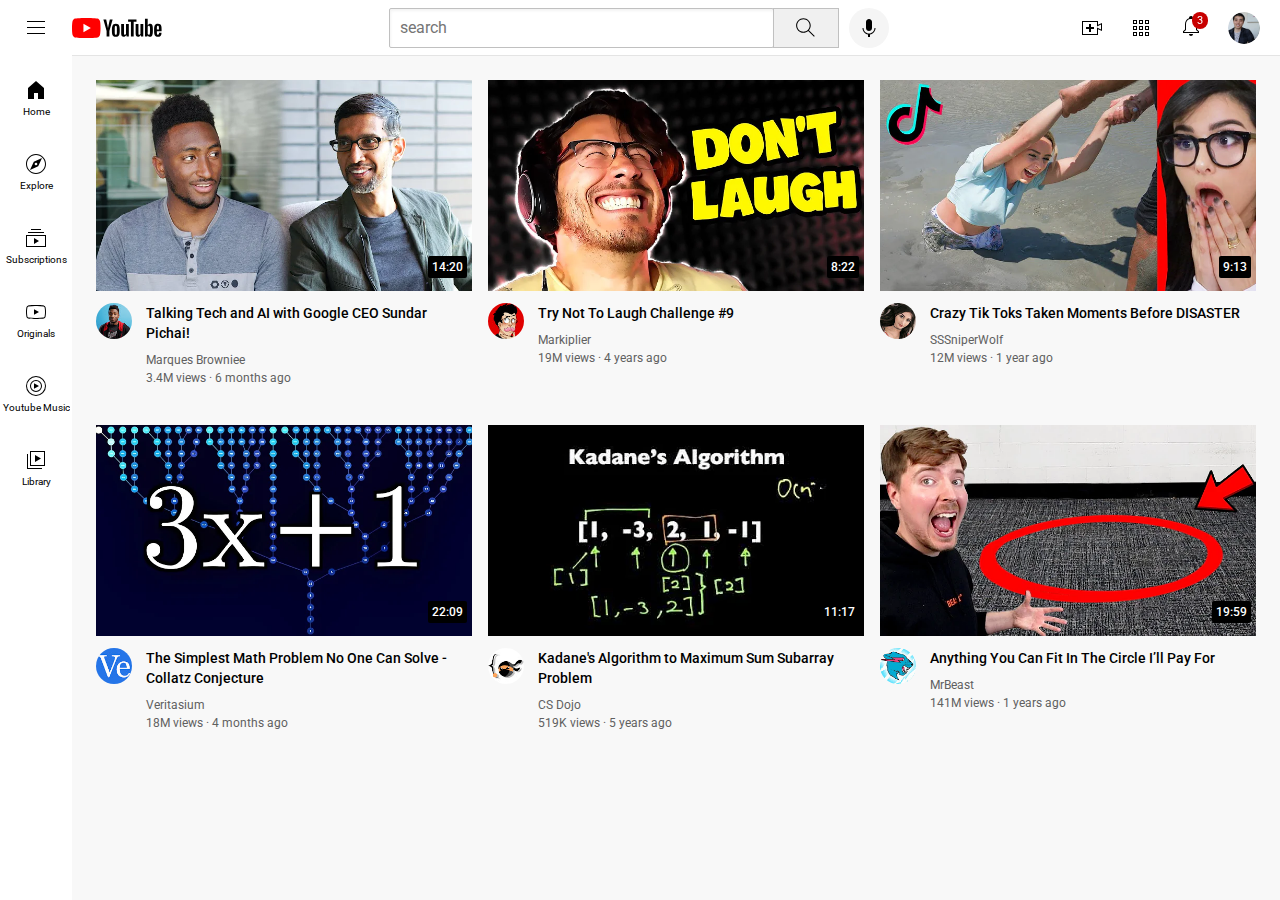
<file: index.html>
<!DOCTYPE html>
<html>
  <head>
    <title>YouTube.com Clone</title>

    <link rel="preconnect" href="https://fonts.googleapis.com">
<link rel="preconnect" href="https://fonts.gstatic.com" crossorigin>
<link href="https://fonts.googleapis.com/css2?family=Roboto:wght@400;500;700&display=swap" rel="stylesheet">
   
<link rel="stylesheet" href="styles/general.css">
<link rel="stylesheet" href="styles/header.css">
<link rel="stylesheet" href="styles/video.css">
<link rel="stylesheet" href="styles/sidebar.css">

  </head>
  <body>
    <div class="header">
      <div class="left-section">
        <img class="hamburger-menu"
        src="styles/icons/hamburger-menu.svg">
        <img class="youtube-logo"
        src="styles/icons/youtube-logo.svg">

      </div>
      <div class="middle-section"> 
        <input class="search-bar" type="text"
        placeholder="search">
        <button class="search-button">
          <img 
          class="search-icon" 
          src="styles/icons/search.svg">
          <div class="tooltip">Search</div>
        </button>
        <button class="voice-search-button">
          <img class="voice-search-icon"
          src="styles/icons/voice-search-icon.svg">
          <div class="tooltip">Search with your voice</div>
        </button>
      </div>
      <div class="right-section">
        <div class="upload-icon-container">
          <img class="upload-icon" 
          src="styles/icons/upload.svg">
          <div class="tooltip">Create</div>
        </div>
        <img class="youtube-apps-icon" 
        src="styles/icons/youtube-apps.svg">
        <div class="notifications-icon-container">
        <img class="notification-icon"
        src="styles/icons/notifications.svg">
        <div class="notifications-count">3</div>
        </div>
        <img class="current-user-picture" 
        src="channel-pictures/my-channel.jpeg">
      </div>
    </div>

    <div class="sidebar">
      <div class="sidebar-link">
        <img src="styles/icons/home.svg">
        <div>Home</div>
      </div>
      <div class="sidebar-link">
        <img src="styles/icons/explore.svg">
        <div>Explore</div>
      </div>
      <div class="sidebar-link">
        <img src="styles/icons/subscriptions.svg">
        <div>Subscriptions</div>
      </div>
      <div class="sidebar-link">
        <img src="styles/icons/originals.svg">
        <div>Originals</div>
      </div>
      <div class="sidebar-link">
        <img src="styles/icons/youtube-music.svg">
        <div>Youtube Music</div>
      </div>
      <div class="sidebar-link">
        <img src="styles/icons/library.svg">
        <div>Library</div>
      </div>
    </div>

    <div class="video-grid">
      <div class="video-preview">
        <div class="thumbnail-row">
          <img class="thumbnail" src="thumbnails/thumbnail-1.webp">
          <div class="video-time">14:20</div>
        </div>
        <div class="video-info-grid">
          <div class="channel-picture">  
            <img class="profile-picture" src="channel-pictures/channel-1.jpeg">
          </div> 
          <div class="video-info">
            <p class="video-title">
              Talking Tech and AI with
              Google CEO Sundar Pichai!
            </p>
            <p class="video-author">
              Marques Browniee
            </p>
            <p class="video-stats">
              3.4M views &#183 6 months ago
            </p>
          </div>    
        </div>
        </div>
       
        <div class="video-preview">
          <div class="thumbnail-row">
            <img class="thumbnail" src="thumbnails/thumbnail-2.webp">
            <div class="video-time">8:22</div>
          </div>
          <div class="video-info-grid">
            <div class="channel-picture">  
              <img class="profile-picture" src="channel-pictures/channel-2.jpeg">
            </div>
            <div class="video-info">
              <p class="video-title">
                Try Not To Laugh Challenge #9
              </p>
              <p class="video-author">
                Markiplier
              </p>
              <p class="video-stats">
                19M views &#183 4 years ago
              </p>
            </div>
       </div>
       </div>
    
       <div class="video-preview">
        <div class="thumbnail-row">
          <img class="thumbnail" src="thumbnails/thumbnail-3.webp">
          <div class="video-time">9:13</div>
        </div>
        <div class="video-info-grid">
          <div class="channel-picture">  
            <img class="profile-picture" src="channel-pictures/channel-3.jpeg">
          </div> 
          <div class="video-info">
            <p class="video-title">
                Crazy Tik Toks Taken Moments Before DISASTER
            </p>
            <p class="video-author">
              SSSniperWolf
            </p>
            <p class="video-stats">
              12M views &#183 1 year ago
            </p>
          </div>    
        </div>
        </div>
       
        <div class="video-preview">
          <div class="thumbnail-row">
            <img class="thumbnail" src="thumbnails/thumbnail-4.webp">
            <div class="video-time">22:09</div>
          </div>
          <div class="video-info-grid">
            <div class="channel-picture">  
              <img class="profile-picture" src="channel-pictures/channel-4.jpeg">
            </div>
            <div class="video-info">
              <p class="video-title">   
              The Simplest Math Problem No One Can Solve - Collatz Conjecture
              </p>
              <p class="video-author">
                Veritasium
              </p>
              <p class="video-stats">
                18M views &#183 4 months ago
              </p>
            </div>
       </div>
       </div>
    
       <div class="video-preview">
        <div class="thumbnail-row">
          <img class="thumbnail" src="thumbnails/thumbnail-5.webp">
          <div class="video-time">11:17</div>
        </div>
        <div class="video-info-grid">
          <div class="channel-picture">  
            <img class="profile-picture" src="channel-pictures/channel-5.jpeg">
          </div> 
          <div class="video-info">
            <p class="video-title">
              Kadane's Algorithm to Maximum Sum Subarray Problem
           </p>
            <p class="video-author">
              CS Dojo
            </p>
            <p class="video-stats">
              519K views &#183 5 years ago
            </p>
          </div>    
        </div>
        </div>
       
        <div class="video-preview">
          <div class="thumbnail-row">
            <img class="thumbnail" src="thumbnails/thumbnail-6.webp">
            <div class="video-time">19:59</div>
          </div>
          <div class="video-info-grid">
            <div class="channel-picture">  
              <img class="profile-picture" src="channel-pictures/channel-6.jpeg">
            </div>
            <div class="video-info">
              <p class="video-title">
                Anything You Can Fit In The Circle I’ll Pay For
              </p>
              <p class="video-author">
                MrBeast
              </p>
              <p class="video-stats">
                141M views &#183 1 years ago
              </p>
            </div>
       </div>
       </div>
    </div>
    
  </body>

</html>
</file>
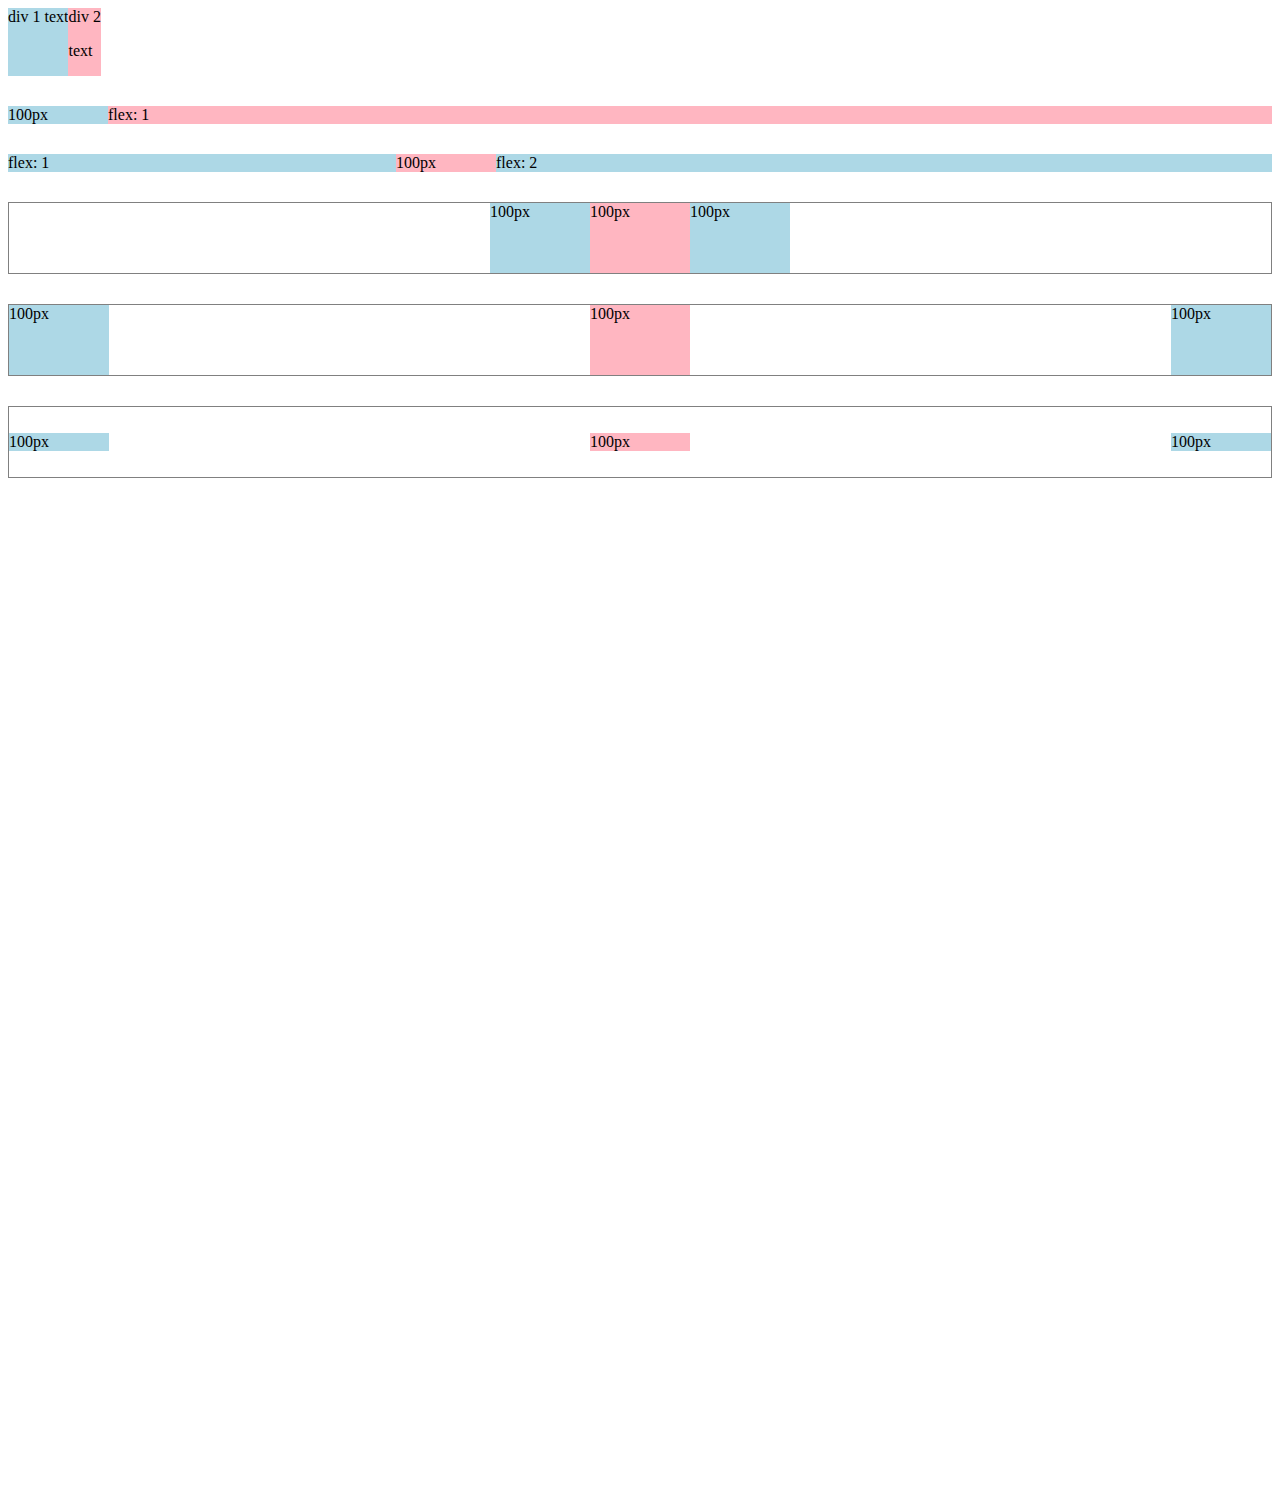
<file: flexbox.html>
<!DOCTYPE html>
<html>
  <head>
    <title>flexbox Practice</title>
  </head>
  <body style="padding-bottom: 1000px;">
    <div style="
        display: flex;
        flex-direction: row;
      ">
      <div style="background-color: lightblue;
      ">div 1 text</div>
      <div style="background-color: lightpink;
      ">div 2 <p>text</p></div>
    </div>

        <div style="
        margin-top: 30px;
        display: flex;
        flex-direction: row;
      ">
      <div style="background-color: lightblue;
      width: 100px;
      ">100px</div>
      <div style="
      background-color: lightpink;
      flex: 1;
      ">flex: 1</div>
    </div>

      <div style="
        margin-top: 30px;
        display: flex;
        flex-direction: row;
      ">
    
      <div style="
      background-color: lightblue;
      flex: 1;
      ">flex: 1</div>
       <div style="background-color: lightpink;
       width: 100px;
       ">100px</div>
      <div style="background-color: lightblue;
      flex: 2;
      ">flex: 2</div>
    </div>

      
      <div style="
      margin-top: 30px;
      height: 70px;
      border-width: 1px;
      border-style: solid;
      border-color: grey;

      display: flex;
      flex-direction: row;
      justify-content: center;
      ">

      <div style="
      background-color: lightblue;
      width: 100px;
      ">100px</div>
      <div style="background-color: lightpink;
      width: 100px;
      ">100px</div>
      <div style="background-color: lightblue;
      width: 100px;
      ">100px</div>
    </div>

    <div style="
    margin-top: 30px;
    height: 70px;
    border-width: 1px;
    border-style: solid;
    border-color: grey;

    display: flex;
    flex-direction: row;
    justify-content: space-between;
    ">

    <div style="
    background-color: lightblue;
    width: 100px;
    ">100px</div>
    <div style="background-color: lightpink;
    width: 100px;
    ">100px</div>
    <div style="background-color: lightblue;
    width: 100px;
    ">100px</div>
  </div>

    <div style="
    margin-top: 30px;
    height: 70px;
    border-width: 1px;
    border-style: solid;
    border-color: grey;

    display: flex;
    flex-direction: row;
    justify-content: space-between;
    align-items: center;
    ">

    <div style="
    background-color: lightblue;
    width: 100px;
    ">100px</div>
    <div style="background-color: lightpink;
    width: 100px;
    ">100px</div>
    <div style="background-color: lightblue;
    width: 100px;
    ">100px</div>
  </div>
  </body>
</html>
</file>
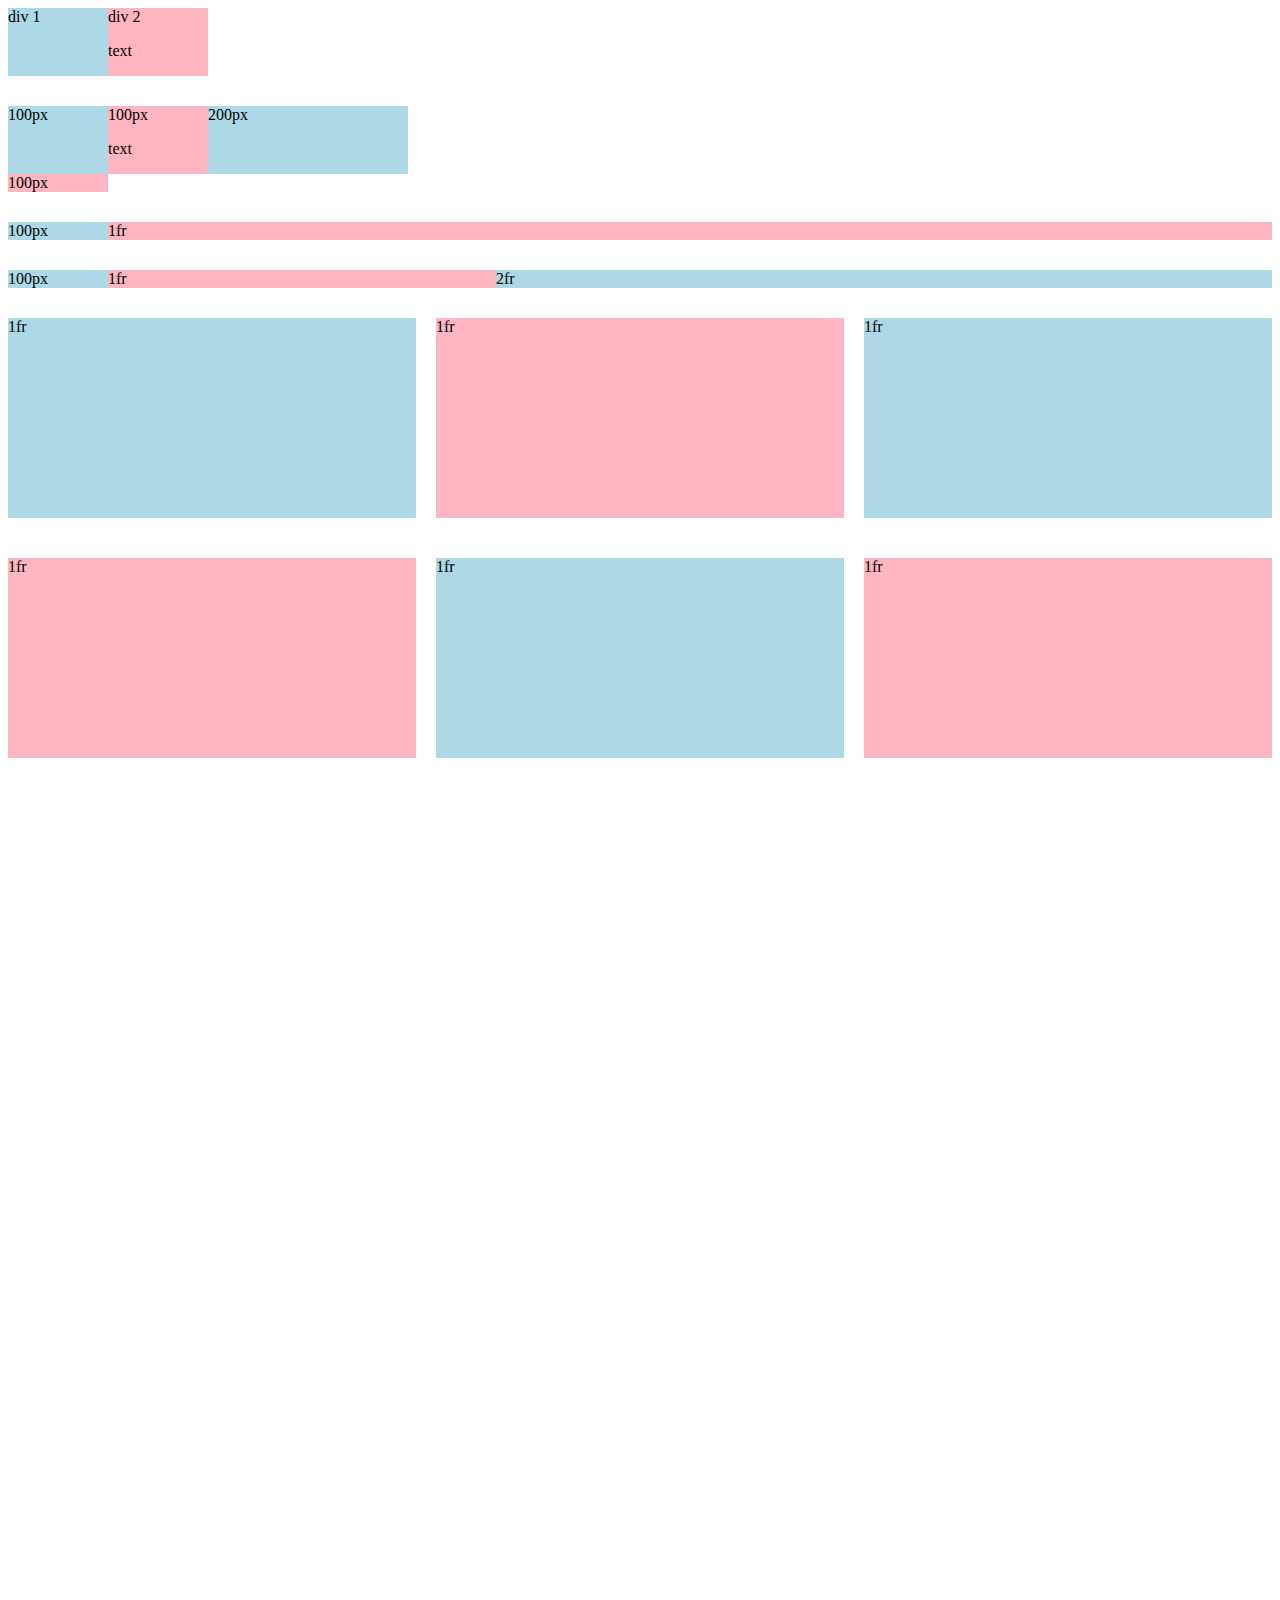
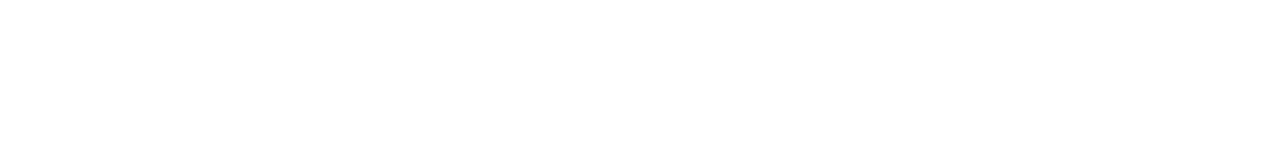
<file: grid.html>
<!DOCTYPE html>
<html>
  <head>
    <title>Grid practice</title>
  </head>
  <body style="padding-bottom: 1000px;">
    <div style="
      display: grid;
      grid-template-columns: 100px 100px;
      ">
      <div style="background-color: lightblue;">div 1</div>
      <div style="background-color: lightpink;">div 2<p>text</p></div>
    </div>

      <div style="
      margin-top: 30px;
      display: grid;
      grid-template-columns: 100px 100px 200px;
      ">
      <div style="background-color: lightblue;">100px</div>
      <div style="background-color: lightpink;">100px<p>text</p></div>
      <div style="background-color: lightblue;">200px</div>
      <div style="background-color: lightpink;">100px</div>
    </div>

    <div style="
      margin-top: 30px;
      display: grid;
      grid-template-columns: 100px 1fr;
      ">
      <div style="background-color: lightblue;">100px</div>
      <div style="background-color: lightpink;">1fr</div>
  
  </div>

  <div style="
    margin-top: 30px;
    display: grid;
    grid-template-columns: 100px 1fr 2fr;
    ">
    <div style="background-color: lightblue;">100px</div>
    <div style="background-color: lightpink;">1fr</div>
    <div style="background-color: lightblue;">2fr</div>
</div>
    <div style="
    margin-top: 30px;
    display: grid;
    grid-template-columns: 1fr 1fr 1fr;
    column-gap: 20px;
    row-gap: 40px;
    ">
    <div style="background-color: lightblue; height: 200px;">1fr</div>
    <div style="background-color: lightpink; height: 200px;">1fr</div>
    <div style="background-color: lightblue; height: 200px;">1fr</div>
    <div style="background-color: lightpink; height: 200px;">1fr</div>  
    <div style="background-color: lightblue; height: 200px;">1fr</div>
    <div style="background-color: lightpink; height: 200px;">1fr</div> 
  </body>

</html>
</file>
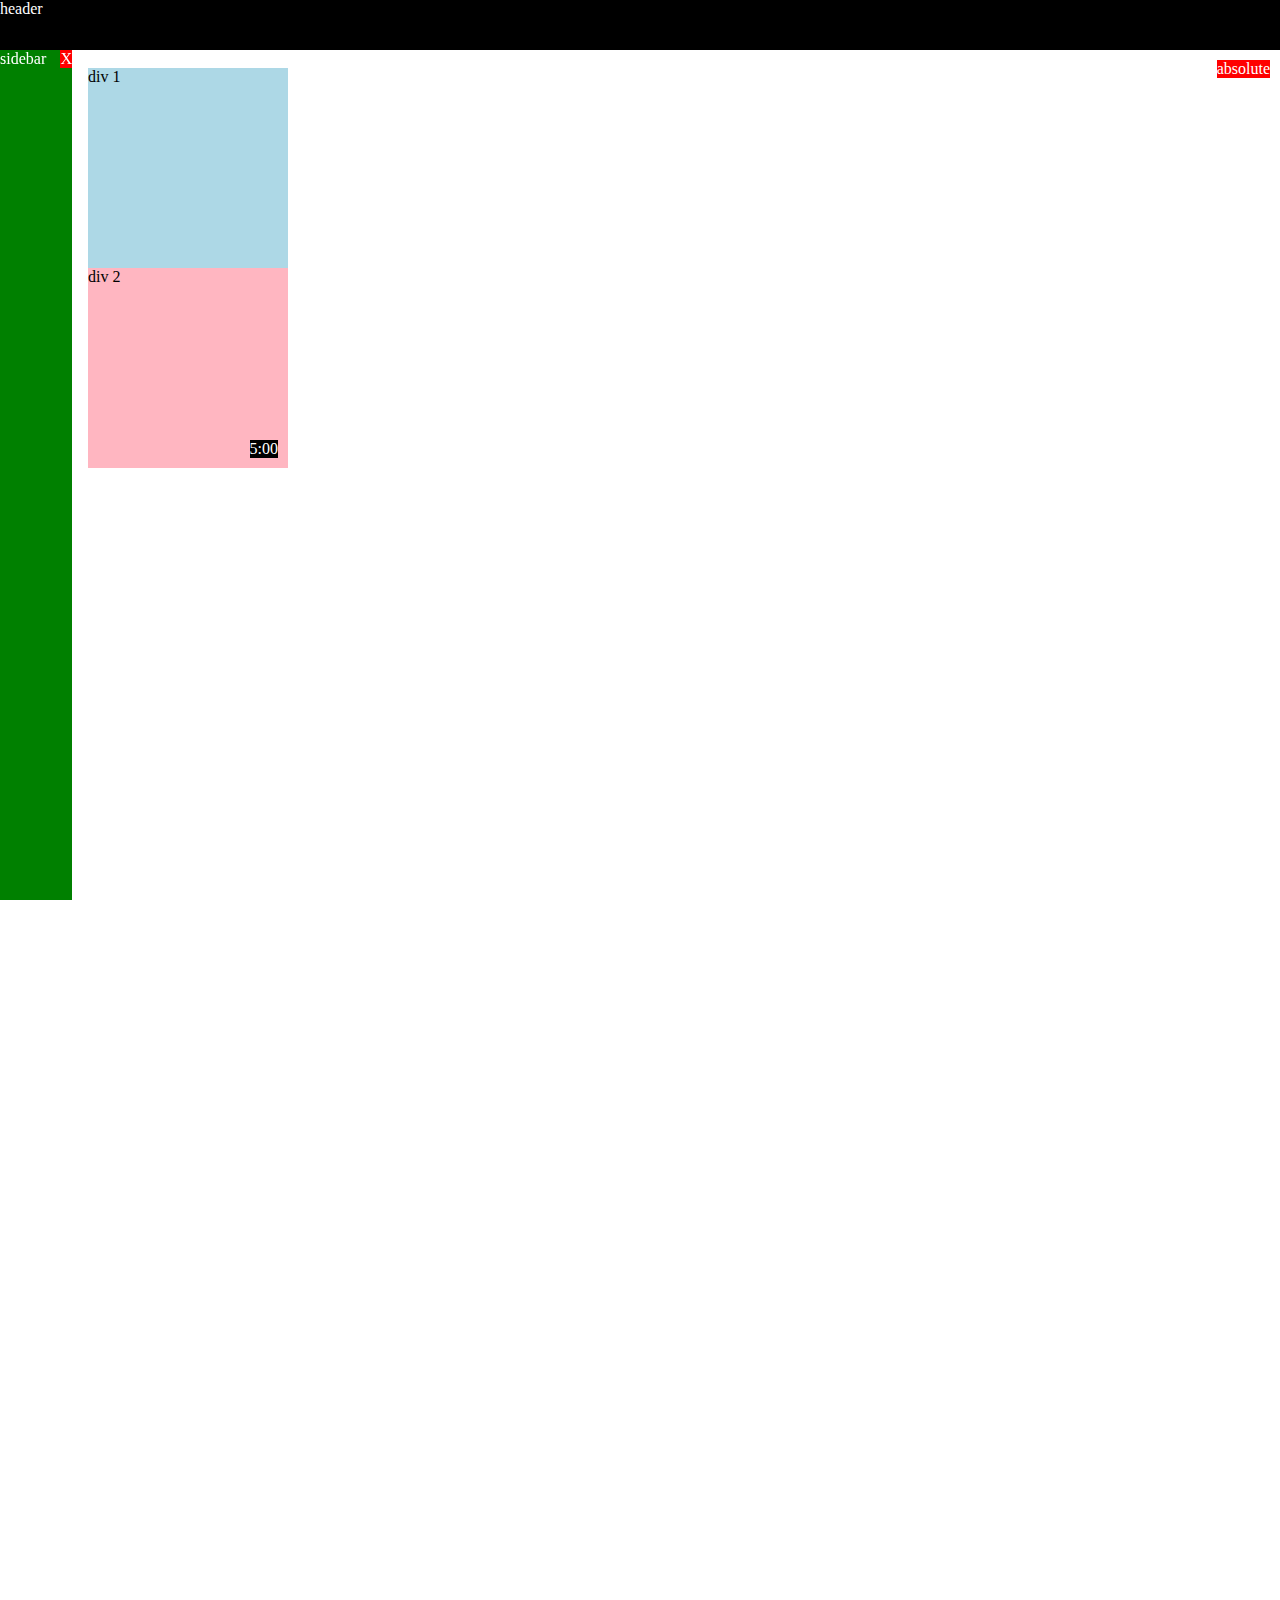
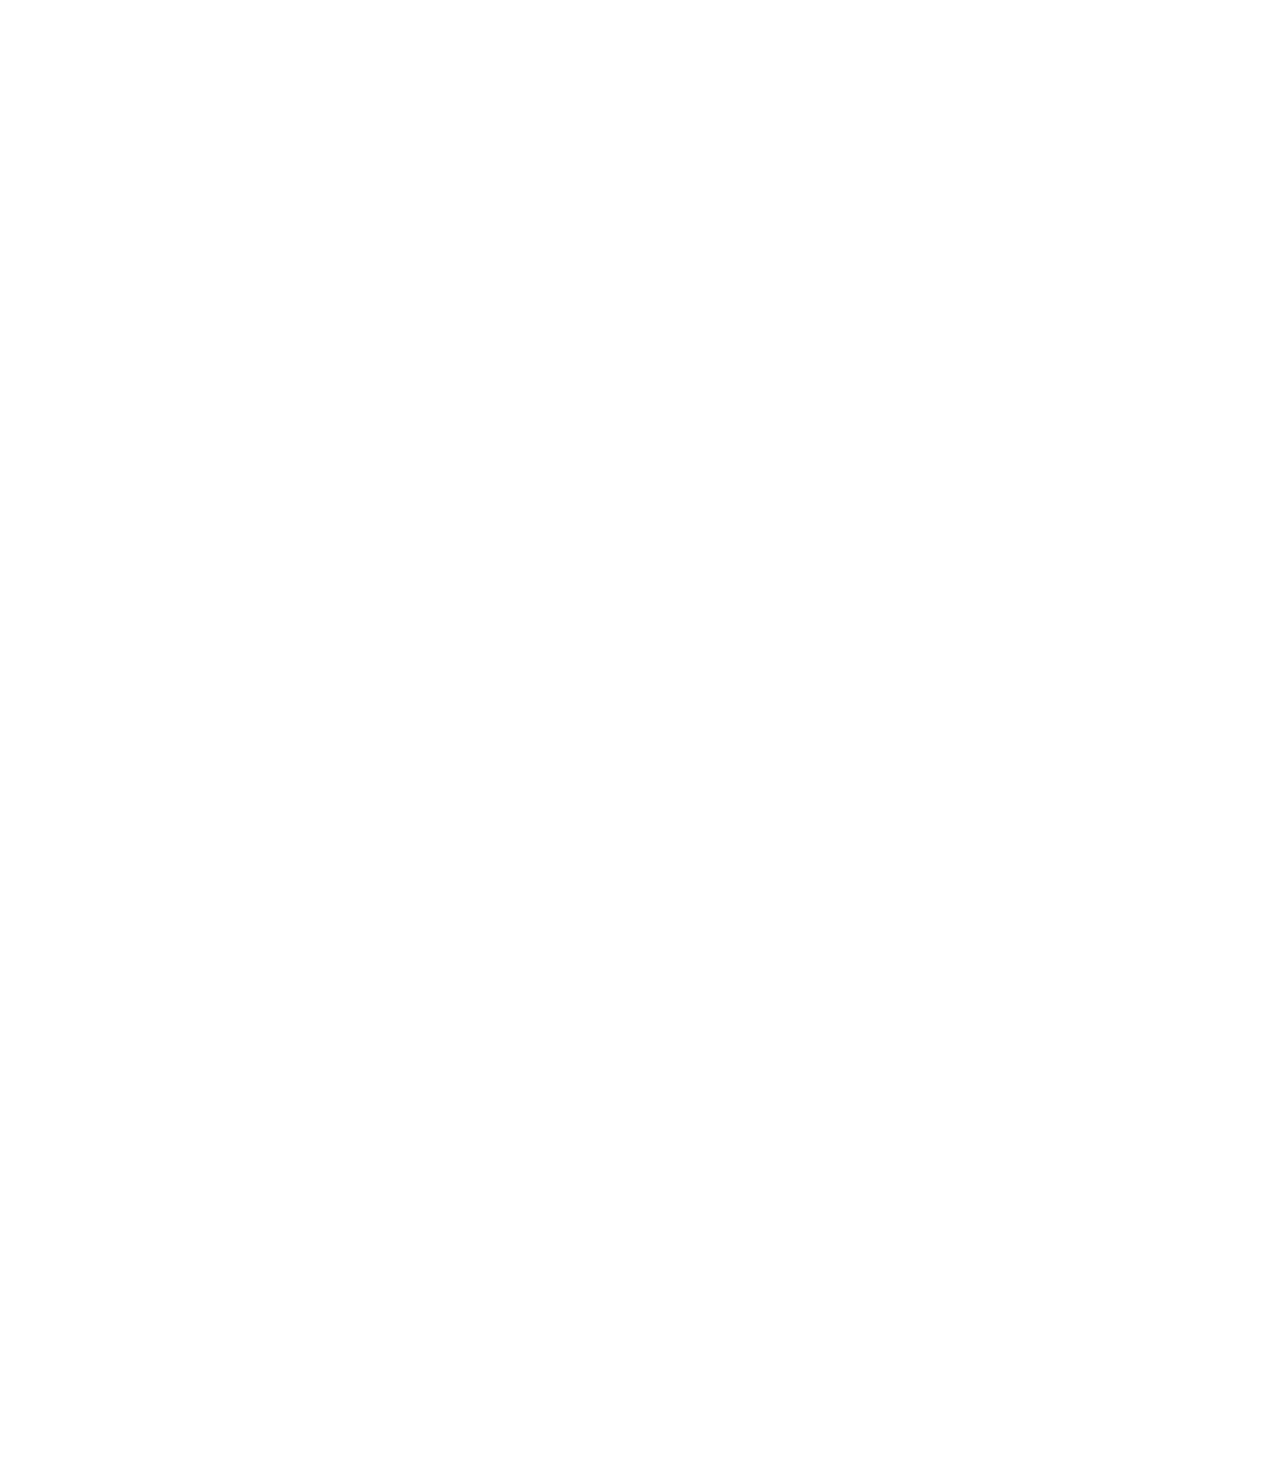
<file: position.html>
<!DOCTYPE html>
<html>
  <head>
    <title>position practice</title>
  </head>
  <body style="
    height: 3000px;
    padding-top: 60px;
    padding-left: 80px;
    ">
    <div style="background-color: black;
      color: white;
      position: fixed;
      top: 0px;
      left: 0;
      right: 0;
      height: 50px;
      z-index: 100;
    ">header</div>

    <div style="background-color: green;
    color: white;
    position: fixed;
    left: 0; 
    bottom: 0;
    top: 50px;
    width: 72px;
    ">
      sidebar
      <div style="
      position: absolute;
      background-color: red;
      color: white;
      top: 0;
      right: 0;  
      ">
        X
      </div>
    </div>

    <div style="
    position: absolute;
    background-color: red;
    color: white;
    left: 10;
    top: 60px;
    right: 10px;
     
    ">
      absolute
    </div>

    <div style="background-color: lightblue;
    height: 200px;
    width: 200px; 
    position: static;
    ">div 1</div>
    <div style="background-color: lightpink;
    height: 200px;
    width: 200px;
    position: relative;
    ">div 2
        <div style="
        position: absolute;
        background-color: black;
        color: white;      
        bottom: 10px;
        right: 10px                                                                                                                                                                                                                                                                                                                                                                                                                                                                                                                                                                                                                                                                                                                                                                                                                                                                                                                                                                                                                                                                                                                                                                                                                                                                                                                                                                                                                                                                                                                                                                                                                                                                                                                                                                                                                                                                                                                                                                                                                                                                                                                                                                                                                                                                                                                                                                                                                                                                                                                                                                                                                                                                                                                                                                                                                                                                                                                                                                                                                                                                                                                                                                                                                                                                                                                                                                                                                                                                                                                                                                                                                                                                                                                                                                                                                                                                                                                                                                                                                                                                                                                                                                                                                                                                                                                                                                                                                                                                                                                                                                                                                                                                                                                                                                                                                                                                                                                                                                                                                                                                                                                                                                                                                                                                                                                                                                                                                                                                                                                                                                                                                                                                                                                                                                                                                                                                                                                                                                                                                                                                                                                                                                                                                                                                                                                                                                                                                                                                                                                                                                                                                                                                                                                                                                                                                                                                                                                                                                                                                                                                                                                                                                                                                                                                                                                                                                                                                                                                                                                                                                                                                                                                                                                                                                                                                                                                                                                                                                                                                                                                                                                                                                                                                                                                                                                                                                                                                                                                                                                                                                                                                                                                                                                                                                                                                                                                                                                                                                                                                                                                                                                                                                                                                                                                                                                                                                                                                                                                                                                                                                                                                                                                                                                                                                                                                                                                                                                                                                                                          ;
        ">
          5:00
        </div>      
  </div>
  </body>
</html>
</file>
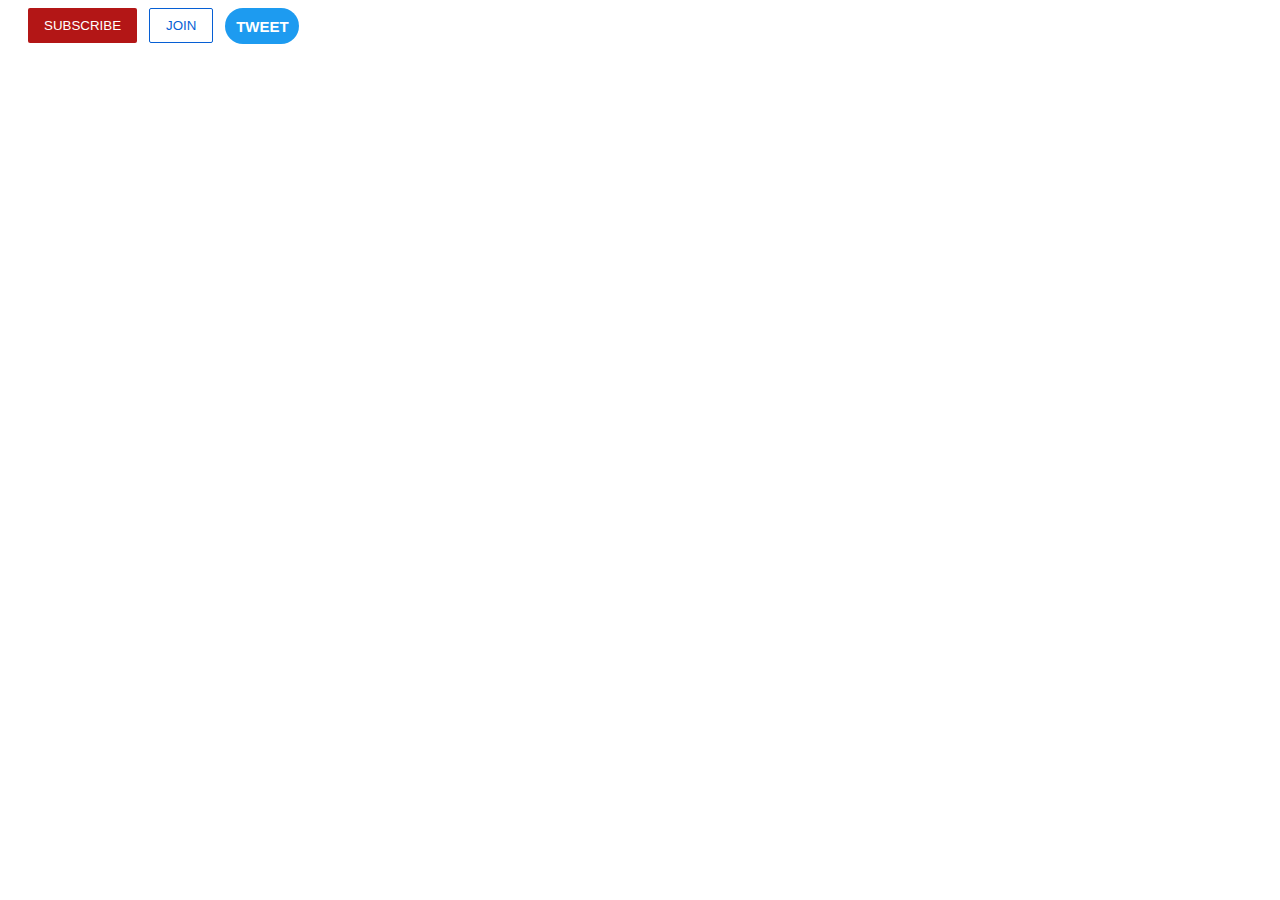
<file: intro-to-html/button.html>
<!DOCTYPE html>
<html>
  <head>
    <title>
      Buttons Practice
    </title>
    <link rel="stylesheet" href="styles/button.css">
  </head>
  <body>
    <button class="subscribe-button">
      SUBSCRIBE
    </button>
    
    <button class="join-button">
      JOIN
    </button>
    
    <button class="tweet-button">
      TWEET
    </button>
  </body>
</html>
</file>
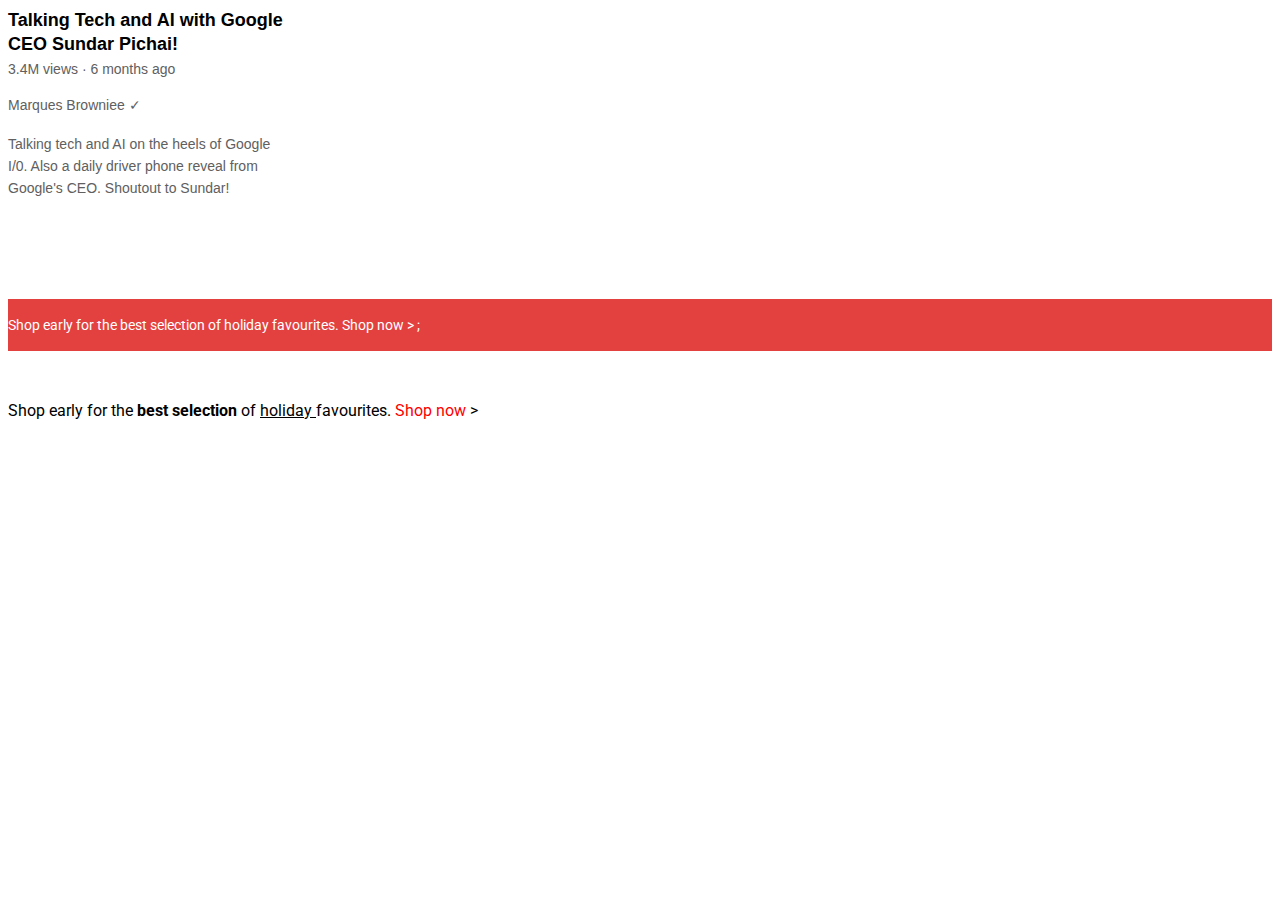
<file: intro-to-html/text.html>
<!DOCTYPE html>
<html>
<head>
  <title>Text Practice</title>

  <link rel="preconnect" href="https://fonts.googleapis.com">
<link rel="preconnect" href="https://fonts.gstatic.com" crossorigin>
<link href="https://fonts.googleapis.com/css2?family=Roboto:wght@400;700&display=swap" rel="stylesheet">
<link rel="stylesheet" href="styles/text.css"
</head>
<body>

  
<p class="video-title">
  Talking Tech and AI with Google CEO Sundar Pichai!
</p>

 <p class="video-stats">
    3.4M views &#183; 6 months ago
 </p>

 <p class="video-author">
    Marques Browniee &#10003; 
 </p>

 <p class="video-description">
  Talking tech and AI on the heels of Google I/0. Also a daily
  driver phone reveal from Google's CEO.
  Shoutout to Sundar!
 </p>

 <p class="apple-text">
    Shop early for the best selection of holiday
    favourites. <span class="shop-link">Shop now &#62 </span>;
 </p>

 <p>
  Shop early for the <strong class=""> best selection </strong>of <u>holiday
</u>  favourites. <span class="span-example">Shop now </span> &#62;
 </p>
  
</body>

</html>
</file>
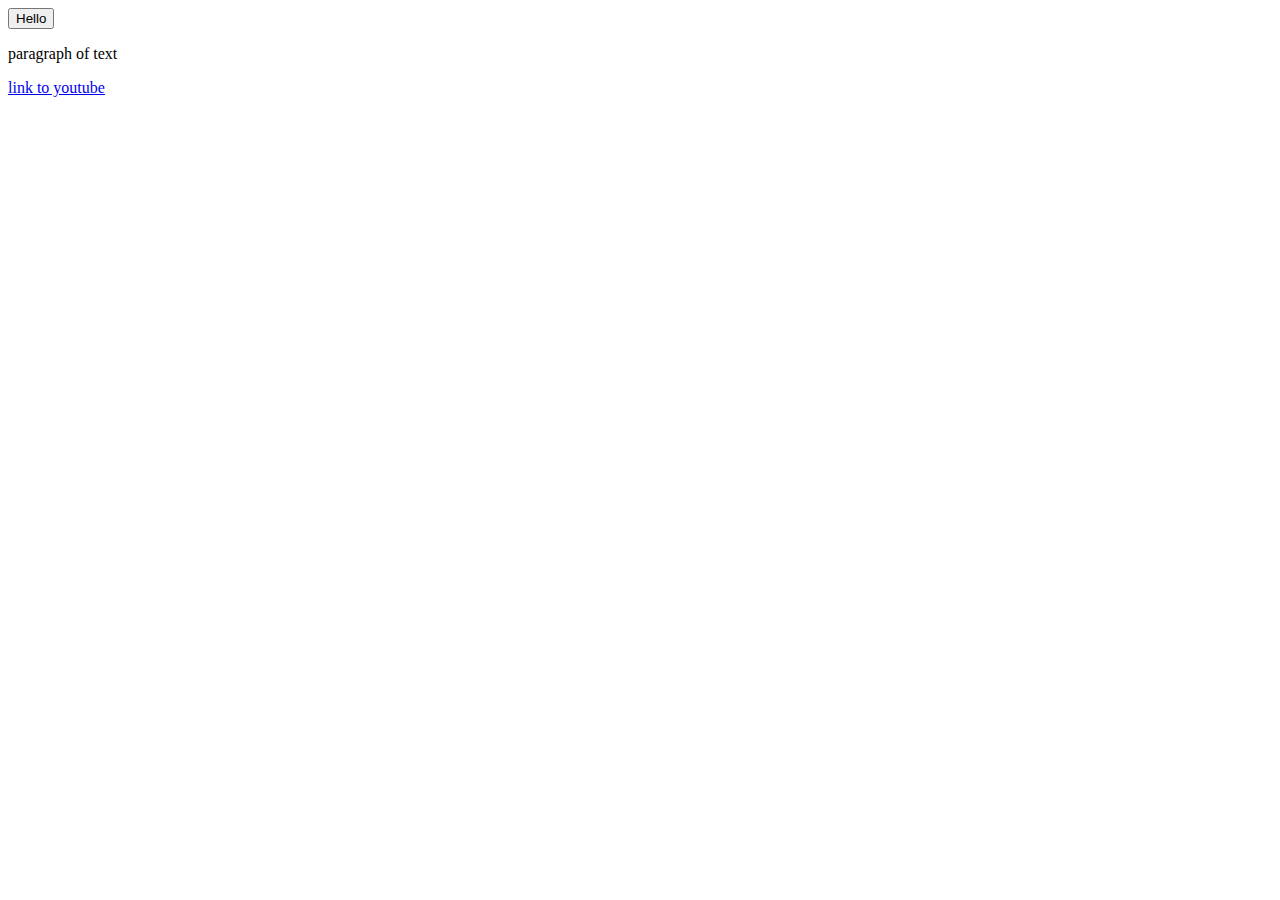
<file: intro-to-html/website.html>
<!DOCTYPE html>
<html>
  <head>
      <title>
        First Website
      </title>
  </head>
  <body>
    <button>
      Hello
     </button>
   <p>
     paragraph of text
   </p>
   <a href="https://www.youtube.com/" 
   target="_blank">link to youtube</a>
   

  </body>
</html>
</file>
<file: styles/general.css>
p {
  font-family: Roboto, Arial;
  margin-top: 0;
  margin-bottom: 0;
}

body{
  margin: 0;
  padding-top: 80px;
  padding-left: 96px;
  padding-right: 24px;
  background-color: rgb(248, 248, 248);
}
</file>
<file: styles/header.css>
.header{
  height: 55px;

  display: flex;
  flex-direction: row;
  justify-content: space-between;

  position: fixed;
  top: 0;
  left: 0;
  right: 0;
  z-index: 100;
  background-color: white;
  border-bottom-width: 1px;
  border-bottom-style: solid;
  border-bottom-color: rgb(228, 228, 228);
}

.left-section{
  display: flex;
  align-items: center;
}

.hamburger-menu {
  height: 24px;
  margin-left: 24px;
  margin-right: 24px;
}

.youtube-logo {
  height: 20px;
}
.middle-section{
  flex: 1;
  margin-left: 70px;
  margin-right: 35px;
  max-width: 500px;
  display: flex;
  align-items: center;
}

.search-bar {
  flex: 1;
  width: 0;
  height: 36px;
  padding-left: 10px;
  font-size: 16px;
  border-width: 1px;
  border-style: solid;
  border-color: rgb(192, 192, 192);
  border-radius: 2px;
  box-shadow: inset 1px 2px 3px rgba(0, 0, 0, 0.05)
}

.search-bar::placeholder{
  font-family: Roboto, Arial;
  font-size: 16px;
}

.search-button {
  height: 40px;
  width: 66px;
  background-color: rgb(240, 240, 240);
  border-width: 1px;
  border-style: solid;
  border-color: rgb(192, 192, 192);
  margin-left: -1px;
  margin-right: 10px;
}

.search-button,
.voice-search-button,
.upload-icon-container {
  display: flex;
  justify-content: center;
  align-items: center;
  position: relative;
}

.search-button .tooltip,
.voice-search-button .tooltip,
.upload-icon-container .tooltip {
  position: absolute;
  background-color: gray;
  color: white;
  padding-top: 4px;
  padding-bottom: 4px;
  padding-left: 8px;
  padding-right: 8px;
  border-radius: 2px;
  font-size: 12px;
  bottom: -30px;
  opacity: 0;
  transition: opacity 0.15s;
  pointer-events: none;
  white-space: nowrap;
}

.search-button:hover .tooltip,
.voice-search-button:hover .tooltip
.upload-icon-container:hover .tooltip {
  opacity: 1;
}

.search-icon {
  height: 25px;
}

.voice-search-button {
  height: 40px;
  width: 40px;
  border-radius: 20px;
  border: none;
  background-color: rgb(245, 245, 245);
}

.voice-search-icon {
  height: 24px;
}
.right-section{
  width: 180px;
  margin-right: 20px;
  display: flex;
  align-items: center;
  justify-content: space-between;
  flex-shrink: 0;
}

.upload-icon {
  height: 24px;
}

.youtube-apps-icon {
  height: 24px;
}

.notification-icon {
  height: 24px;
}

.notifications-icon-container {
  position: relative;
}

.notifications-count {
  position: absolute;
  top: -2px;
  right: -5px;
  background-color: rgb(200, 0, 0);
  color: white;
  font-family: Roboto, Arial;
  font-size: 11px;
  padding-left: 5px;
  padding-right: 5px;
  padding-top: 2px;
  padding-bottom: 2px;
  border-radius: 10px;
}
.current-user-picture {
  height: 32px;
  border-radius: 16px;
}
</file>
<file: styles/video.css>
.thumbnail{
  width: 100%;  
}

.video-title{
  margin-top: 0;
  font-size: 14px;
  font-weight: 500;
  line-height: 20px;
  margin-bottom: 10px;
}

.video-info-grid{
  display: grid;
  grid-template-columns: 50px 1fr;
} 

.profile-picture{ 
  border-radius: 50px;
  width: 36px;
}

.thumbnail-row{
  margin-bottom: 8px;
  position: relative;
}

.video-author,
.video-stats {
  font-size: 12px;
  color: rgb(96, 96, 96)
}

.video-author {
  margin-bottom: 4px;
}

.video-grid {
  display: grid;
  grid-template-columns: 1fr 1fr 1fr; 
  column-gap: 16px;
  row-gap: 40px;
}

.video-time {
  font-family: Roboto, Arial;
  font-size: 12px;
  font-weight: 500;
  padding-left: 4px;
  padding-right: 4px;
  padding-top: 4px;
  padding-bottom: 4px;
  border-radius: 2px;
  background-color: black;
  color: white;
  position: absolute;
  bottom: 8%;
  right: 5px;
}
</file>
<file: styles/sidebar.css>
.sidebar {
  position: fixed;
  left: 0;
  bottom: 0;
  top: 55px;
  background-color: white;
  width: 72px;
  z-index: 200;
  padding-top: 5px;
}

.sidebar-link
{
  height: 74px;
  display: flex;
  justify-content: center;
  align-items: center;
  flex-direction: column;
  cursor: pointer;
}

.sidebar-link:hover {
  background-color: rgb(235, 235, 235);
}

.sidebar-link img {
  height: 24px;
  margin-bottom: 4px;
}

.sidebar-link div {
  font-family: Roboto, Arial;
  font-size: 10px;
}
</file>
<file: intro-to-html/styles/button.css>
.subscribe-button{
  background-color: rgb(179, 22, 22);
  color: white;
  border: none;
  border-radius: 2px;
  cursor: pointer;
  margin-right: 8px;
  margin-left: 20px;
  padding-top: 10px;
  padding-bottom: 10px;
  padding-left : 16px;
  padding-right: 16px; 
  transition:  opacity 0.15s;
  vertical-align: top;
  }

  .subscribe-button:hover{
    opacity: 0.8;

  }

  .subscribe-button:active{
    opacity: 0.5;
  }
  .join-button{
    background-color: white;
    border-color: rgb(6, 95, 212);
    border-style: solid;
    border-width: 1px;
    color:  rgb(6, 95, 212);
    border-radius: 2px;
    cursor: pointer;
    padding-top: 9px;
    padding-bottom: 9px;
    padding-left : 16px;
    padding-right: 16px; 


    transition: background-color 0.15s, 
    color 0.15s;

  }

  .join-button:hover{
    background-color:  rgb(47, 155, 232);
    color: white;
  }

  .join-button:active{
    opacity: 0.7;
  }

  .tweet-button{
    background-color:  rgb(29, 155, 240);
    color: white;
    border: none;
    height: 36px;
    width: 74px;
    border-radius: 18px;
    font-weight: bold;
    font-size: 15px;
    cursor:  pointer;
    margin-left: 8px; 
    transition: box-shadow 0.15s;
    vertical-align: top;
  }
  .tweet-button:hover{
    box-shadow: 5px 5px 10px rgba(0, 0, 0, 0.15);
  }
</file>
<file: intro-to-html/styles/text.css>
p {
  font-family: roboto;
  margin-top: 0;
  margin-bottom: 0;
}
.video-title{
  font-family: Arial;
  font-weight: bold;
  font-size: 18px;
  width: 280px;
  line-height: 24px;
  margin-bottom: 5px;
 }

 .video-stats{
    font-family: Arial, Helvetica, sans-serif;
    font-size: 14px;
    color: rgb(96, 96, 96);
    margin-top: 0;
    margin-bottom: 20px;
 }

 .video-author{
  font-family: Arial, Helvetica, sans-serif;
  font-size: 14px;
  color: rgb(96, 96, 96);
  margin-top: 0;
  margin-bottom: 20px;
 }

 .video-description{
  font-family: Arial, Helvetica, sans-serif;
  font-size: 14px;
  color:rgb(96, 96, 96);
  width: 280px;
  line-height: 22px;
  margin-top: 0;
  margin-bottom: 100px;
 }

 .apple-text{
  margin-bottom: 50px;
  font-size: 14px;
  background-color: rgb(227, 65 ,64);      
  color: white;
  text-align: cemter;
  padding-top: 18px;
  padding-bottom: 18px;
  
 }

 .span-example{
    color: red;
 }

 .span-example:hover{
    text-decoration: underline;
 }

 .shop-link{
    cursor: pointer;

 }

 .shop-link:hover{
  text-decoration: underline;
 }
</file>
